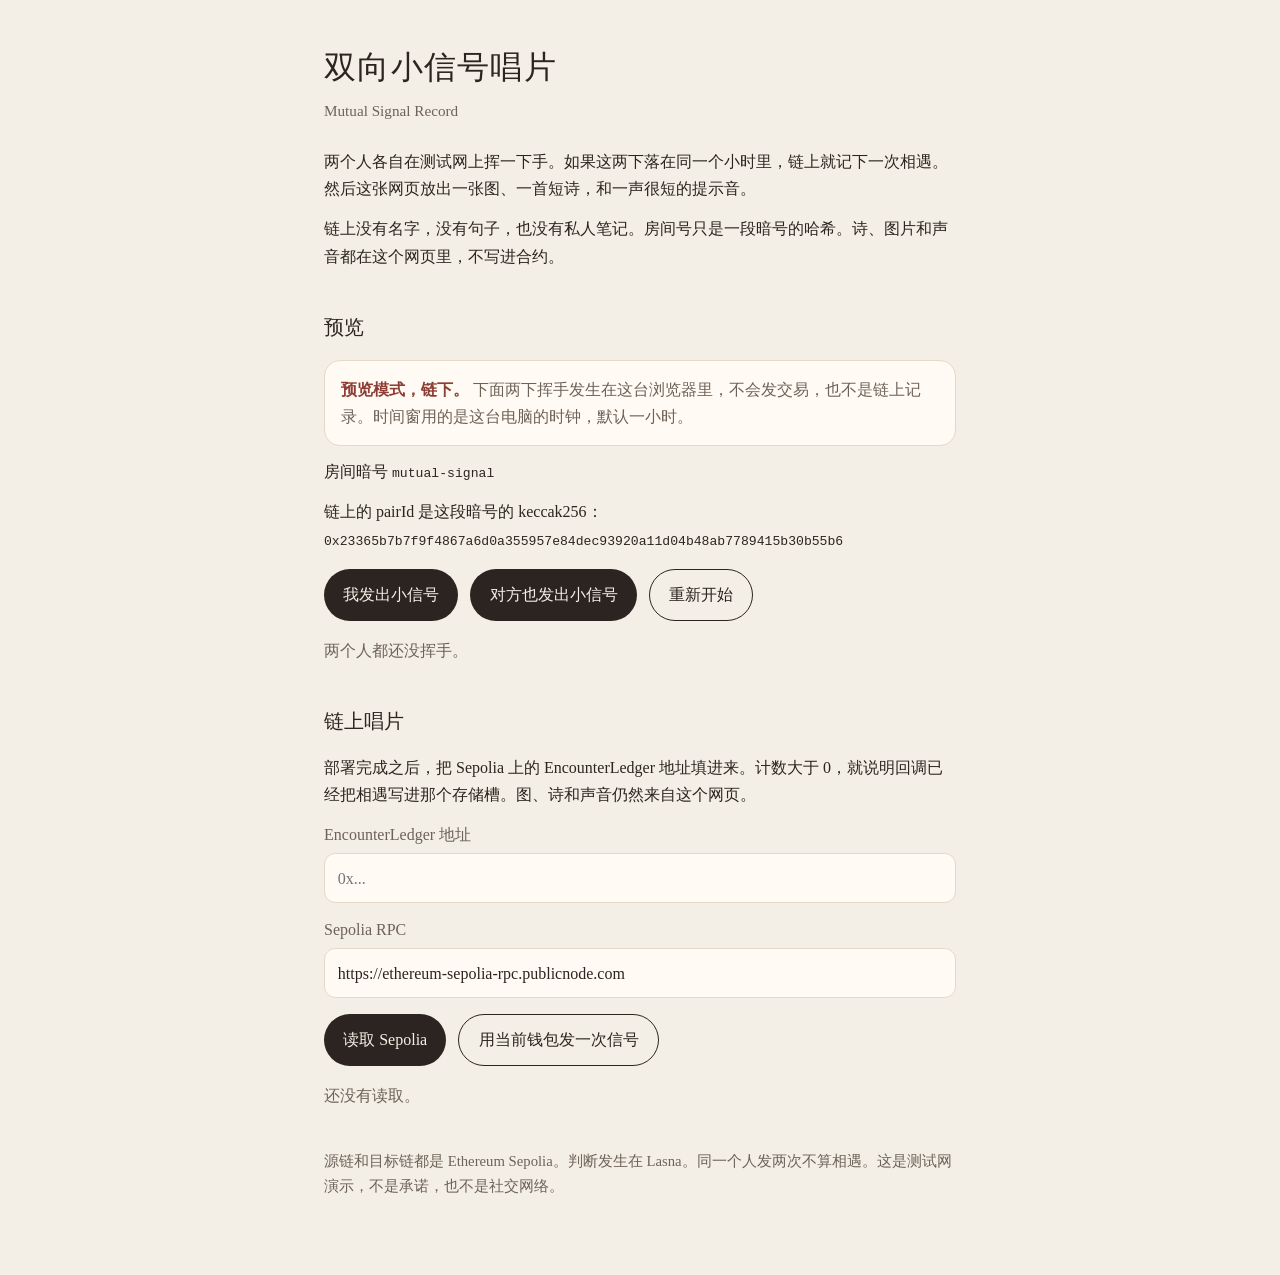
<file: demo/mutual-signal/index.html>
<!DOCTYPE html>
<html lang="zh-CN">
<head>
  <meta charset="utf-8">
  <meta name="viewport" content="width=device-width, initial-scale=1">
  <title>双向小信号唱片</title>
  <style>
    :root {
      color-scheme: light;
      --paper: #f4efe6;
      --ink: #2b2420;
      --muted: #6d6258;
      --seal: #8d3d34;
      --line: #e4d8c8;
      --card: #fffaf3;
    }
    * { box-sizing: border-box; }
    body {
      margin: 0;
      background: var(--paper);
      color: var(--ink);
      font-family: "Palatino Linotype", Palatino, "Songti SC", "STSong", "SimSun", serif;
      line-height: 1.7;
    }
    main { max-width: 42rem; margin: 0 auto; padding: 2.5rem 1.25rem 4rem; }
    h1 { font-size: 2rem; font-weight: 500; letter-spacing: 0.04em; margin: 0 0 0.25rem; }
    .en { color: var(--muted); margin: 0 0 1.5rem; font-size: 0.95rem; }
    p { margin: 0.8rem 0; }
    button, input {
      font: inherit;
      color: inherit;
    }
    button {
      background: var(--ink);
      color: var(--paper);
      border: 0;
      border-radius: 999px;
      padding: 0.7rem 1.2rem;
      cursor: pointer;
    }
    button.ghost {
      background: transparent;
      color: var(--ink);
      border: 1px solid var(--ink);
    }
    button:disabled { opacity: 0.45; cursor: not-allowed; }
    .row { display: flex; flex-wrap: wrap; gap: 0.75rem; margin: 1rem 0; }
    .banner {
      border: 1px solid var(--line);
      background: var(--card);
      border-radius: 1rem;
      padding: 0.9rem 1rem;
      color: var(--muted);
    }
    .banner strong { color: var(--seal); font-weight: 600; }
    .status { min-height: 1.5rem; color: var(--muted); }
    figure { margin: 1.5rem 0; text-align: center; }
    img { width: min(100%, 22rem); height: auto; border-radius: 1.5rem; }
    img.spin { animation: turn 28s linear infinite; }
    @keyframes turn { to { transform: rotate(360deg); } }
    blockquote {
      margin: 0;
      padding: 0.25rem 0 0.25rem 1rem;
      border-left: 2px solid var(--seal);
      font-size: 1.15rem;
    }
    audio { width: min(100%, 22rem); margin-top: 0.8rem; }
    section { margin-top: 2.5rem; }
    h2 { font-size: 1.25rem; font-weight: 500; }
    label { display: block; margin: 0.8rem 0 0.3rem; color: var(--muted); }
    input {
      width: 100%;
      background: var(--card);
      border: 1px solid var(--line);
      border-radius: 0.7rem;
      padding: 0.65rem 0.8rem;
    }
    code { font-family: ui-monospace, "Cascadia Mono", Consolas, monospace; font-size: 0.82rem; word-break: break-all; }
    .hidden { display: none; }
    footer { margin-top: 2.5rem; color: var(--muted); font-size: 0.92rem; }
  </style>
</head>
<body>
  <main>
    <h1>双向小信号唱片</h1>
    <p class="en">Mutual Signal Record</p>
    <p>两个人各自在测试网上挥一下手。如果这两下落在同一个小时里，链上就记下一次相遇。然后这张网页放出一张图、一首短诗，和一声很短的提示音。</p>
    <p>链上没有名字，没有句子，也没有私人笔记。房间号只是一段暗号的哈希。诗、图片和声音都在这个网页里，不写进合约。</p>

    <section>
      <h2>预览</h2>
      <div class="banner" id="preview-banner">
        <strong>预览模式，链下。</strong>
        下面两下挥手发生在这台浏览器里，不会发交易，也不是链上记录。时间窗用的是这台电脑的时钟，默认一小时。
      </div>
      <p>房间暗号 <code id="room-label">mutual-signal</code></p>
      <p>链上的 pairId 是这段暗号的 keccak256：<br><code id="pair-label">0x23365b7b7f9f4867a6d0a355957e84dec93920a11d04b48ab7789415b30b55b6</code></p>
      <div class="row">
        <button type="button" id="wave-a">我发出小信号</button>
        <button type="button" id="wave-b">对方也发出小信号</button>
        <button type="button" class="ghost" id="reset">重新开始</button>
      </div>
      <p class="status" id="preview-status">两个人都还没挥手。</p>
      <div id="record" class="hidden">
        <figure>
          <img src="assets/record.svg" alt="一张手绘的小唱片，盘面上有两粒浅色的光" id="disc">
          <figcaption>图是为这个演示画的，不是别人的作品。</figcaption>
        </figure>
        <blockquote>
          <p>我把一粒光放在测试网上。<br>没有写下你的名字。</p>
          <p>你如果也把一粒光放在同一个暗号里，<br>并且两粒光落在同一个小时，<br>这张唱片就转一下。</p>
          <p>它记不住句子。<br>它只记得：你也来过。</p>
        </blockquote>
        <audio id="chime" controls preload="auto" src="assets/chime.wav"></audio>
        <p class="status">这一声是仓库里生成的正弦波，大约 0.8 秒，没有歌词，也不是现成的歌。如果浏览器拦住了自动播放，点一下播放器就行。</p>
      </div>
    </section>

    <section>
      <h2>链上唱片</h2>
      <p>部署完成之后，把 Sepolia 上的 EncounterLedger 地址填进来。计数大于 0，就说明回调已经把相遇写进那个存储槽。图、诗和声音仍然来自这个网页。</p>
      <label for="ledger">EncounterLedger 地址</label>
      <input id="ledger" autocomplete="off" placeholder="0x..." spellcheck="false">
      <label for="rpc">Sepolia RPC</label>
      <input id="rpc" autocomplete="off" value="https://ethereum-sepolia-rpc.publicnode.com" spellcheck="false">
      <div class="row">
        <button type="button" id="read-chain">读取 Sepolia</button>
        <button type="button" class="ghost" id="send-chain">用当前钱包发一次信号</button>
      </div>
      <p class="status" id="chain-status">还没有读取。</p>
      <div class="banner hidden" id="chain-banner"></div>
    </section>

    <footer>
      <p>源链和目标链都是 Ethereum Sepolia。判断发生在 Lasna。同一个人发两次不算相遇。这是测试网演示，不是承诺，也不是社交网络。</p>
    </footer>
  </main>
  <script>
    const PAIR_ID = "0x23365b7b7f9f4867a6d0a355957e84dec93920a11d04b48ab7789415b30b55b6";
    const WINDOW_MS = 3600 * 1000;
    const COUNT_SELECTOR = "0x06661abd";
    const EARLIER_SELECTOR = "0x1ef2191a";
    const LATER_SELECTOR = "0xa4a7cfd3";
    const SEND_SELECTOR = "0x66ca2bc0";
    const SEPOLIA_CHAIN = "0xaa36a7";
    const waves = { a: 0, b: 0 };
    let chainUnlocked = false;

    const previewStatus = document.getElementById("preview-status");
    const record = document.getElementById("record");
    const disc = document.getElementById("disc");
    const chime = document.getElementById("chime");
    const chainStatus = document.getElementById("chain-status");
    const chainBanner = document.getElementById("chain-banner");

    function met() {
      if (!waves.a || !waves.b) return false;
      return Math.abs(waves.a - waves.b) <= WINDOW_MS;
    }

    function render(play) {
      const a = waves.a ? "我已经挥过手" : "我还没挥手";
      const b = waves.b ? "对方已经挥过手" : "对方还没挥手";
      if (met()) {
        previewStatus.textContent = chainUnlocked
          ? "账本的 count 大于 0，所以这里打开了网页里的唱片。图、诗和声音不在合约里。"
          : "两下都在一小时里。这是浏览器里的预览，不是链上记录。";
        record.classList.remove("hidden");
        disc.classList.add("spin");
        if (play) {
          chime.currentTime = 0;
          chime.play().catch(function () {});
        }
        return;
      }
      record.classList.add("hidden");
      disc.classList.remove("spin");
      chime.pause();
      if (waves.a && waves.b) {
        previewStatus.textContent = a + "，" + b + "。两下隔得超过一小时，这一次没有遇见。可以再挥一次。";
      } else {
        previewStatus.textContent = a + "，" + b + "。";
      }
    }

    function showPreviewBanner() {
      document.getElementById("preview-banner").innerHTML = "<strong>预览模式，链下。</strong> 下面两下挥手发生在这台浏览器里，不会发交易，也不是链上记录。时间窗用的是这台电脑的时钟，默认一小时。";
    }
    document.getElementById("wave-a").addEventListener("click", function () {
      chainUnlocked = false;
      showPreviewBanner();
      waves.a = Date.now();
      render(met());
    });
    document.getElementById("wave-b").addEventListener("click", function () {
      chainUnlocked = false;
      showPreviewBanner();
      waves.b = Date.now();
      render(met());
    });
    document.getElementById("reset").addEventListener("click", function () {
      chainUnlocked = false;
      waves.a = 0;
      waves.b = 0;
      showPreviewBanner();
      render(false);
    });

    function hexToBig(hex) {
      if (!hex || hex === "0x") return 0n;
      return BigInt(hex);
    }

    async function rpc(method, params) {
      const url = document.getElementById("rpc").value.trim();
      const response = await fetch(url, {
        method: "POST",
        headers: { "content-type": "application/json" },
        body: JSON.stringify({ jsonrpc: "2.0", id: 1, method: method, params: params })
      });
      const body = await response.json();
      if (body.error) throw new Error(body.error.message || "RPC error");
      return body.result;
    }

    async function readUint(to, data) {
      const result = await rpc("eth_call", [{ to: to, data: data }, "latest"]);
      return hexToBig(result);
    }

    document.getElementById("read-chain").addEventListener("click", async function () {
      const ledger = document.getElementById("ledger").value.trim();
      chainBanner.classList.add("hidden");
      if (!/^0x[0-9a-fA-F]{40}$/.test(ledger)) {
        chainStatus.textContent = "请先填 20 字节的账本地址。部署之前可以继续用上面的预览。";
        return;
      }
      chainStatus.textContent = "正在读 Sepolia…";
      try {
        const count = await readUint(ledger, COUNT_SELECTOR);
        const earlier = await readUint(ledger, EARLIER_SELECTOR);
        const later = await readUint(ledger, LATER_SELECTOR);
        if (count === 0n) {
          chainStatus.textContent = "这个账本的 count 还是 0。回调可能还在路上，或者两个人还没在时间窗里都挥手。";
          return;
        }
        chainStatus.textContent = "count = " + count.toString() + "。较早的信号时间 " + earlier.toString() + "，较晚的 " + later.toString() + "。这两个数是 Sepolia 的区块时间。";
        chainBanner.classList.remove("hidden");
        chainBanner.textContent = "链上已经记下相遇。打开的唱片、诗和声音仍然是这个网页的，不在合约里。";
        document.getElementById("preview-banner").innerHTML = "<strong>链上记录已读到。</strong> 图、诗和声音仍是这个网页里的，不是合约里的数据。";
        chainUnlocked = true;
        waves.a = Date.now();
        waves.b = Date.now();
        render(true);
      } catch (error) {
        chainStatus.textContent = "没有读到。浏览器可能拦住了 RPC，或者地址还没有合约。预览模式不依赖这条读取。 " + (error && error.message ? error.message : "");
      }
    });

    document.getElementById("send-chain").addEventListener("click", async function () {
      const board = window.prompt("SignalBoard 的 Sepolia 地址", "");
      if (!board) return;
      if (!/^0x[0-9a-fA-F]{40}$/.test(board.trim())) {
        chainStatus.textContent = "信号板地址不是 20 字节。没有发交易。";
        return;
      }
      if (!window.ethereum) {
        chainStatus.textContent = "这个浏览器里没有钱包。请用 signal-lab.ps1 发信号。同一个人发两次不会相遇。";
        return;
      }
      try {
        const accounts = await window.ethereum.request({ method: "eth_requestAccounts" });
        const from = accounts[0];
        const chainId = await window.ethereum.request({ method: "eth_chainId" });
        if (chainId.toLowerCase() !== SEPOLIA_CHAIN) {
          chainStatus.textContent = "当前钱包不是 Ethereum Sepolia。没有发交易。";
          return;
        }
        chainStatus.textContent = "请在钱包里确认。这一下只代表当前账户。第二下要换另一个账户。";
        const hash = await window.ethereum.request({
          method: "eth_sendTransaction",
          params: [{
            from: from,
            to: board.trim(),
            data: SEND_SELECTOR + PAIR_ID.slice(2)
          }]
        });
        chainStatus.textContent = "已提交 " + hash + "。这是钱包返回的哈希，不是脚本编的。等另一人也发过之后，再读取账本。";
      } catch (error) {
        chainStatus.textContent = "没有发出去。 " + (error && error.message ? error.message : "");
      }
    });
  </script>
</body>
</html>
</file>
